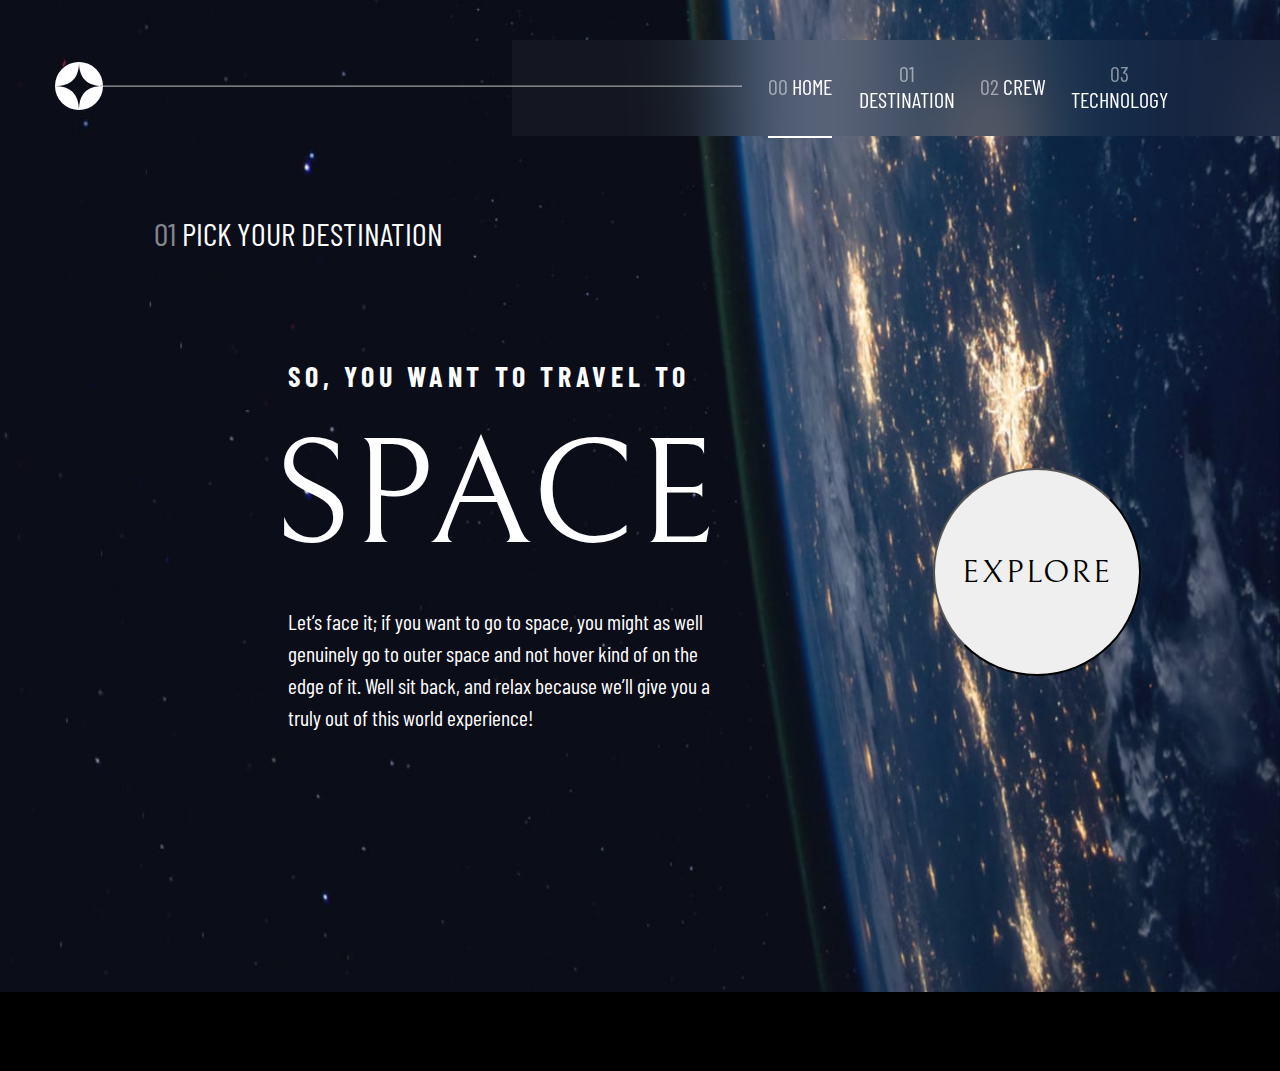
<file: index.html>
<!DOCTYPE html>
<html lang="en">
  <head>
    <meta charset="UTF-8" />
    <meta name="viewport" content="width=device-width, initial-scale=1.0" />

    <link
      rel="icon"
      type="image/png"
      sizes="32x32"
      href="./assets/favicon-32x32.png"
    />
    <link rel="stylesheet" href="style.css" />
    <title>Space tourism website</title>
  </head>
  <body>
    <div class="home-img">
      <img src="./assets/home/background-home-desktop.jpg" alt="" />
    </div>
    <div class="blurbox"></div>
    <div class="container nav">
      <img id="logo" src="./assets/shared/logo.svg" alt="" />
      <hr class="line" />
      <div class="1">
        <a href="#" class="navLinks home"><span class="tab-num">00</span> Home</a>
      </div>
      <div class="2">
        <a href="#" class="navLinks dest"
          ><span class="tab-num">01</span> Destination</a
        >
      </div>
      <div class="3">
        <a href="#" class="navLinks crew"><span class="tab-num">02</span> Crew</a>
      </div>
      <div class="4">
        <a href="#" class="navLinks tech"
          ><span class="tab-num">03 </span> Technology</a
        >
      </div>
    </div>
    <div class="homepage">
      <div class="container-2">
        <div class="hero-text">
          <h1>So, you want to travel to</h1>
          <span class="space">Space</span>
          <p>
            Let’s face it; if you want to go to space, you might as well <br />
            genuinely go to outer space and not hover kind of on the <br />
            edge of it. Well sit back, and relax because we’ll give you a <br />
            truly out of this world experience!
          </p>
        </div>
        <button class="exploreBtn borderbtn"><h1>Explore</h1></button>
      </div>
    </div>
    <div class="planet">
      <img
        class="planet-bg"
        src="./assets/destination/background-destination-desktop.jpg"
        alt=""
      />
      <div class="planet">
        <div class="head">
          <h1 class="headline"><span class="tab-num">01 </span>pick your destination</h1>
        </div>

      <div class="planets">
        <a href="#" class="planet-name moon">moon</a>
        <a href="#" class="planet-name mars">mars</a>
        <a href="#" class="planet-name europa">europa</a>
        <a href="#" class="planet-name titan">titan</a>
      </div>
      <div class="container-destination">
        <img class="planet-img" src="./assets/destination/image-moon.webp" alt="" />
        <div class="planet-section">
          <h1 class="planet-title">moon</h1>
          <p class="planet-description">
            See our planet as you’ve never seen it before. A perfect relaxing
            trip away to help regain perspective and come back refreshed. While
            you’re there, take in some history by visiting the Luna 2 and Apollo
            11 landing sites.
          </p>
          <hr class="planet-line" />
          <div class="distance-time">
            <div>
              <h3>avg. distance</h4>
                <h2 class="distance">384,400km</h2>
            </div>
            <div>
              <h3>est. travel time</h3>
              <h2 class="time">3 days</h2>
            </div>
          </div>
        </div>
      </div>
    </div>
    <div class="show-crew">
      <img class="crewBg" src="./assets/crew/background-crew-desktop.jpg" alt="">
      <div class="crew-container">
        <div>
          <h1 class="headline-crew"><span class="tab-num">02 </span>meet your crew</h1>
          <div class="crew-content">
            <h2>Commander</h2>
            <h1>Douglas Hurley</h1> 
            <p>
              Douglas Gerald Hurley is an American engineer, former Marine
              Corps pilot and former NASA astronaut. He launched into space for the third
              time as commander of Crew Dragon Demo-2.
            </p>
          </div>
          <div class="btns btn-container">
            <button class="crew-btn btn-1"></button>
            <button class="crew-btn btn-2"></button>
            <button class="crew-btn btn-3"></button>
            <button class="crew-btn btn-4"></button>
          </div>
        </div>
        <div class="crew-img">
          <img src="./assets/crew/image-douglas-hurley.png" alt="">
        </div>
      </div>
    </div>
    <div class="show-tech">
      <h1 class="headline-tech">
        <span class="tab-num">03 </span>space launch 101
      </h1>
  
      <div class="space-tab">
        <button class="space-btn btn-1">1</button>
        <button class="space-btn btn-2">2</button>
        <button class="space-btn btn-3">3</button>
      </div>
      <div class="spaceBg">
        <img src="./assets/technology/background-technology-desktop.jpg" alt="" />
      </div>
      <div class="tech-container">
        <div class="tech-content"> 
          <h3>The terminology...</h3>
          <h1>Launch vehicle</h1>
          <p>
            A launch vehicle or carrier rocket is a rocket-propelled vehicle used
            to carry a payload from Earth's surface to space, usually to Earth
            orbit or beyond. Our WEB-X carrier rocket is the most powerful in
            operation. Standing 150 metres tall, it's quite an awe-inspiring sight
            on the launch pad!
          </p>
        </div>
        <div class="space-img insert">
          <img
            src="./assets/technology/image-launch-vehicle-portrait.jpg"
            alt=""
          />
        </div>
      </div>
    </div>
    
    <script type="module" src="script.js"></script> 
  </body>
</html>
</file>
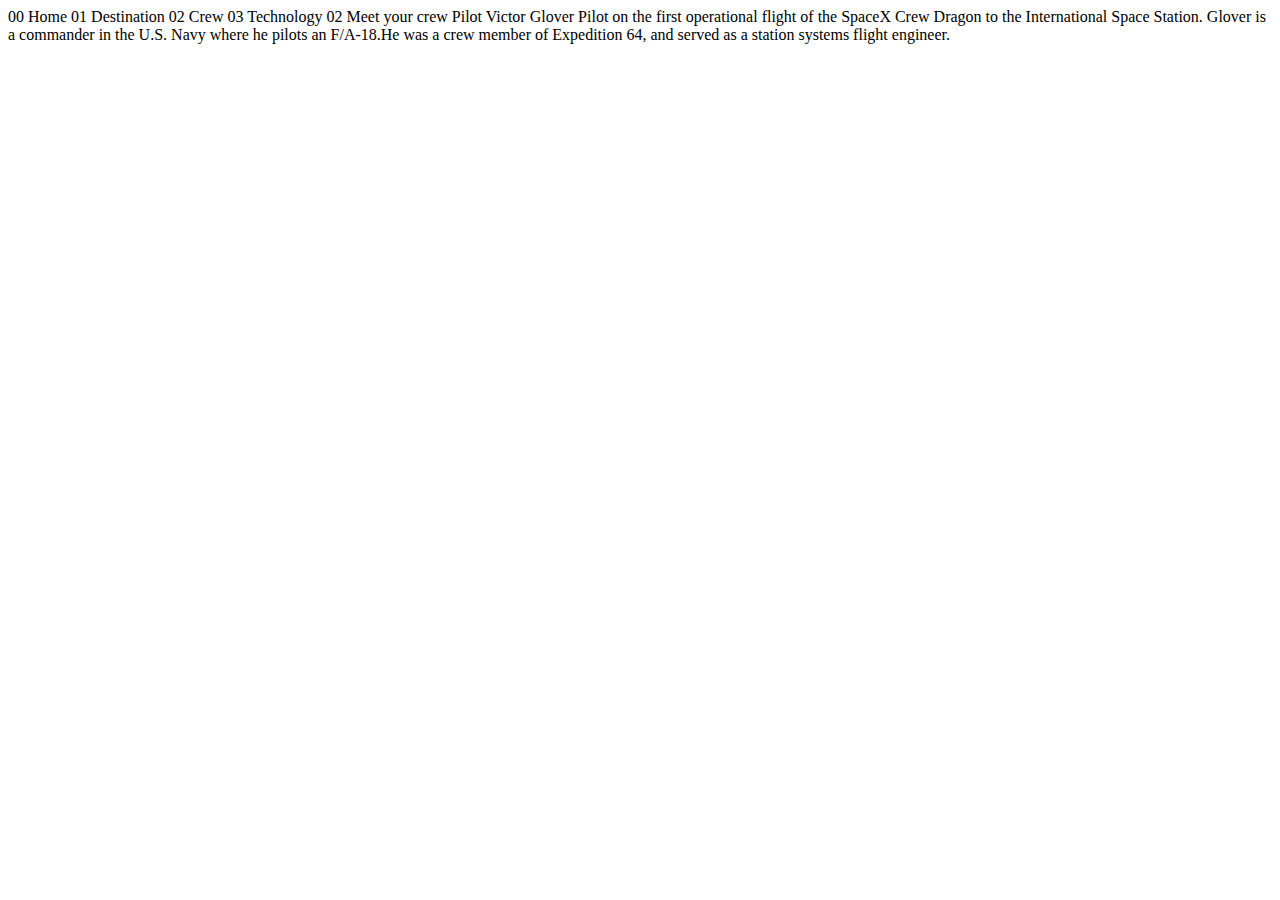
<file: crew-pilot.html>
<!DOCTYPE html>
<html lang="en">
<head>
  <meta charset="UTF-8">
  <meta name="viewport" content="width=device-width, initial-scale=1.0">

  <link rel="icon" type="image/png" sizes="32x32" href="./assets/favicon-32x32.png">
  
  <title>Frontend Mentor | Space tourism website</title>
</head>
<body>

  00 Home
  01 Destination
  02 Crew
  03 Technology

  02 Meet your crew

  Pilot
  Victor Glover

  Pilot on the first operational flight of the SpaceX Crew Dragon to the 
  International Space Station. Glover is a commander in the U.S. Navy where 
  he pilots an F/A-18.He was a crew member of Expedition 64, and served as a 
  station systems flight engineer. 
</body>
</html>
</file>
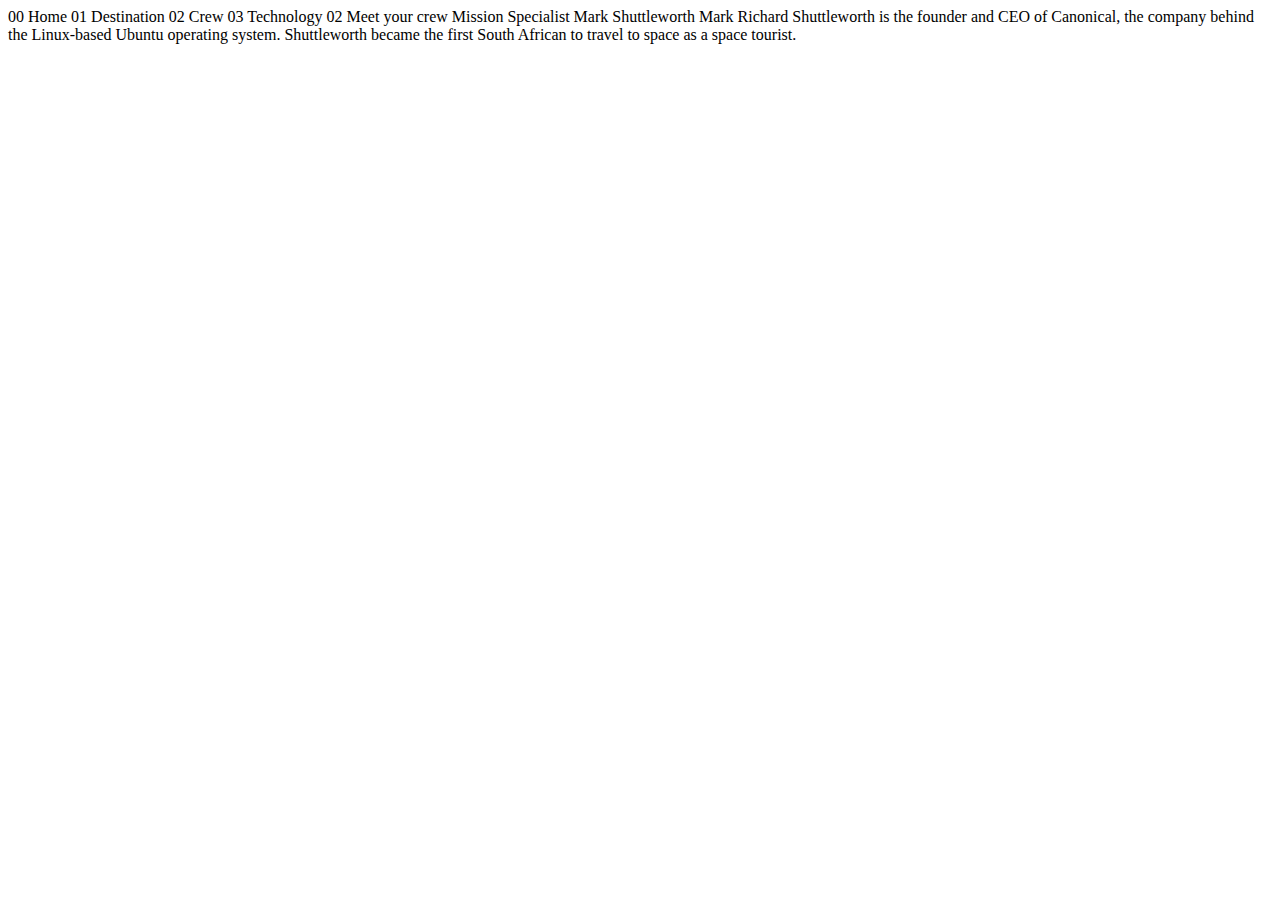
<file: crew-specialist.html>
<!DOCTYPE html>
<html lang="en">
<head>
  <meta charset="UTF-8">
  <meta name="viewport" content="width=device-width, initial-scale=1.0">

  <link rel="icon" type="image/png" sizes="32x32" href="./assets/favicon-32x32.png">
  
  <title>Frontend Mentor | Space tourism website</title>
</head>
<body>

  00 Home
  01 Destination
  02 Crew
  03 Technology

  02 Meet your crew

  Mission Specialist
  Mark Shuttleworth

  Mark Richard Shuttleworth is the founder and CEO of Canonical, the company behind 
  the Linux-based Ubuntu operating system. Shuttleworth became the first South 
  African to travel to space as a space tourist.
</body>
</html>
</file>
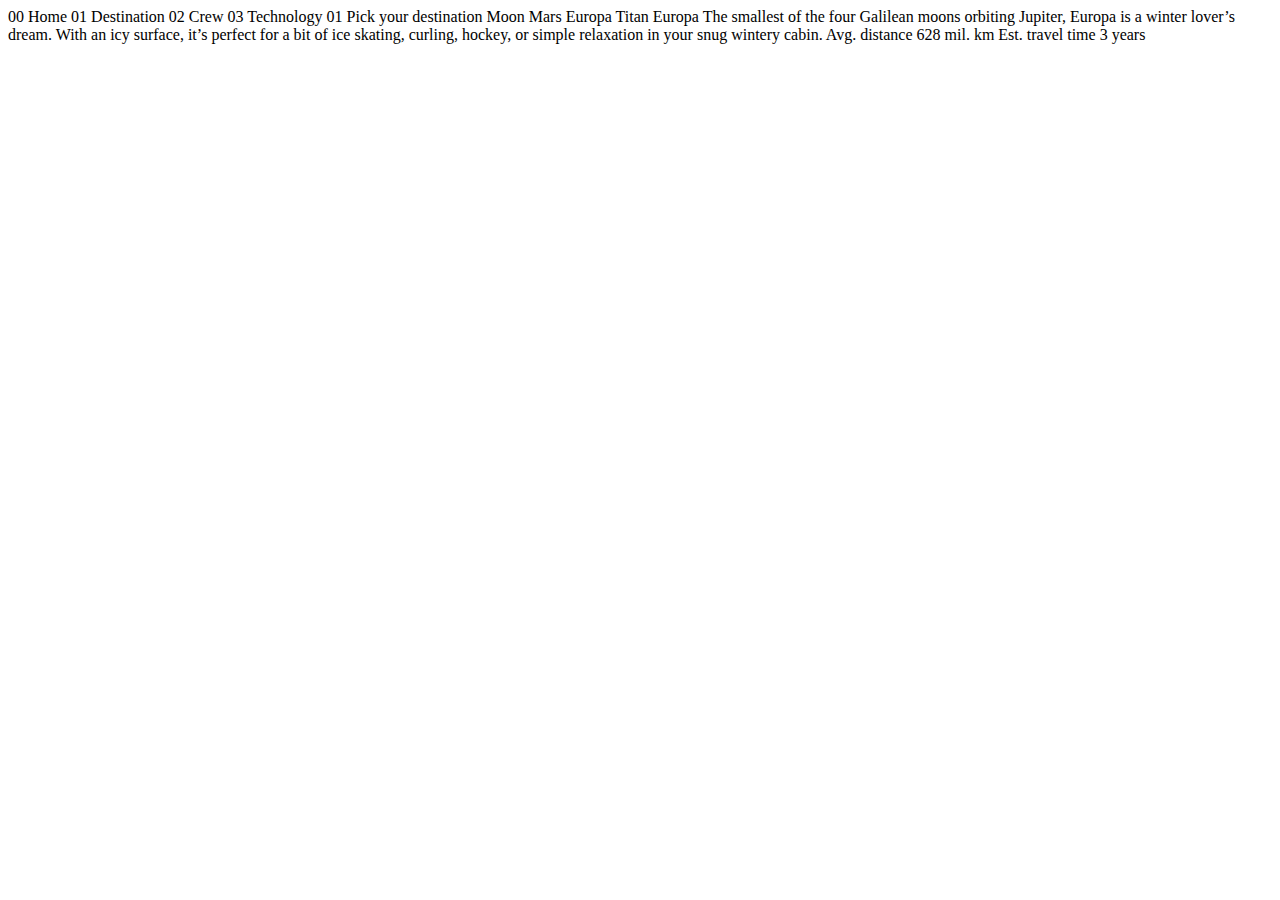
<file: destination-europa.html>
<!DOCTYPE html>
<html lang="en">
<head>
  <meta charset="UTF-8">
  <meta name="viewport" content="width=device-width, initial-scale=1.0">

  <link rel="icon" type="image/png" sizes="32x32" href="./assets/favicon-32x32.png">
  
  <title>Frontend Mentor | Space tourism website</title>
</head>
<body>

  00 Home
  01 Destination
  02 Crew
  03 Technology

  01 Pick your destination

  Moon
  Mars
  Europa
  Titan

  Europa

  The smallest of the four Galilean moons orbiting Jupiter, Europa is a 
  winter lover’s dream. With an icy surface, it’s perfect for a bit of 
  ice skating, curling, hockey, or simple relaxation in your snug 
  wintery cabin.

  Avg. distance
  628 mil. km

  Est. travel time
  3 years
</body>
</html>
</file>
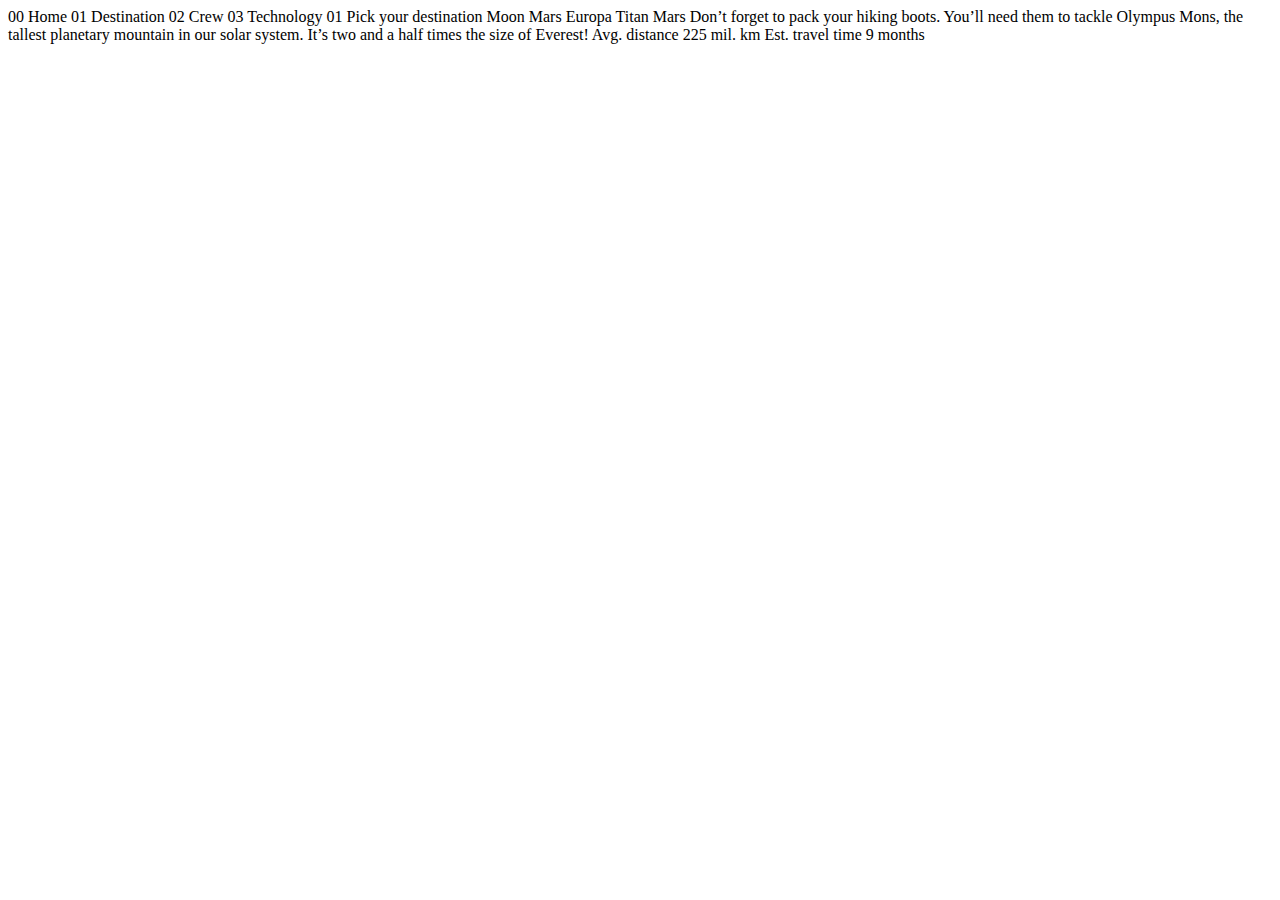
<file: destination-mars.html>
<!DOCTYPE html>
<html lang="en">
<head>
  <meta charset="UTF-8">
  <meta name="viewport" content="width=device-width, initial-scale=1.0">

  <link rel="icon" type="image/png" sizes="32x32" href="./assets/favicon-32x32.png">
  
  <title>Frontend Mentor | Space tourism website</title>
</head>
<body>

  00 Home
  01 Destination
  02 Crew
  03 Technology

  01 Pick your destination

  Moon
  Mars
  Europa
  Titan

  Mars

  Don’t forget to pack your hiking boots. You’ll need them to tackle Olympus Mons, 
  the tallest planetary mountain in our solar system. It’s two and a half times 
  the size of Everest!

  Avg. distance
  225 mil. km

  Est. travel time
  9 months
</body>
</html>
</file>
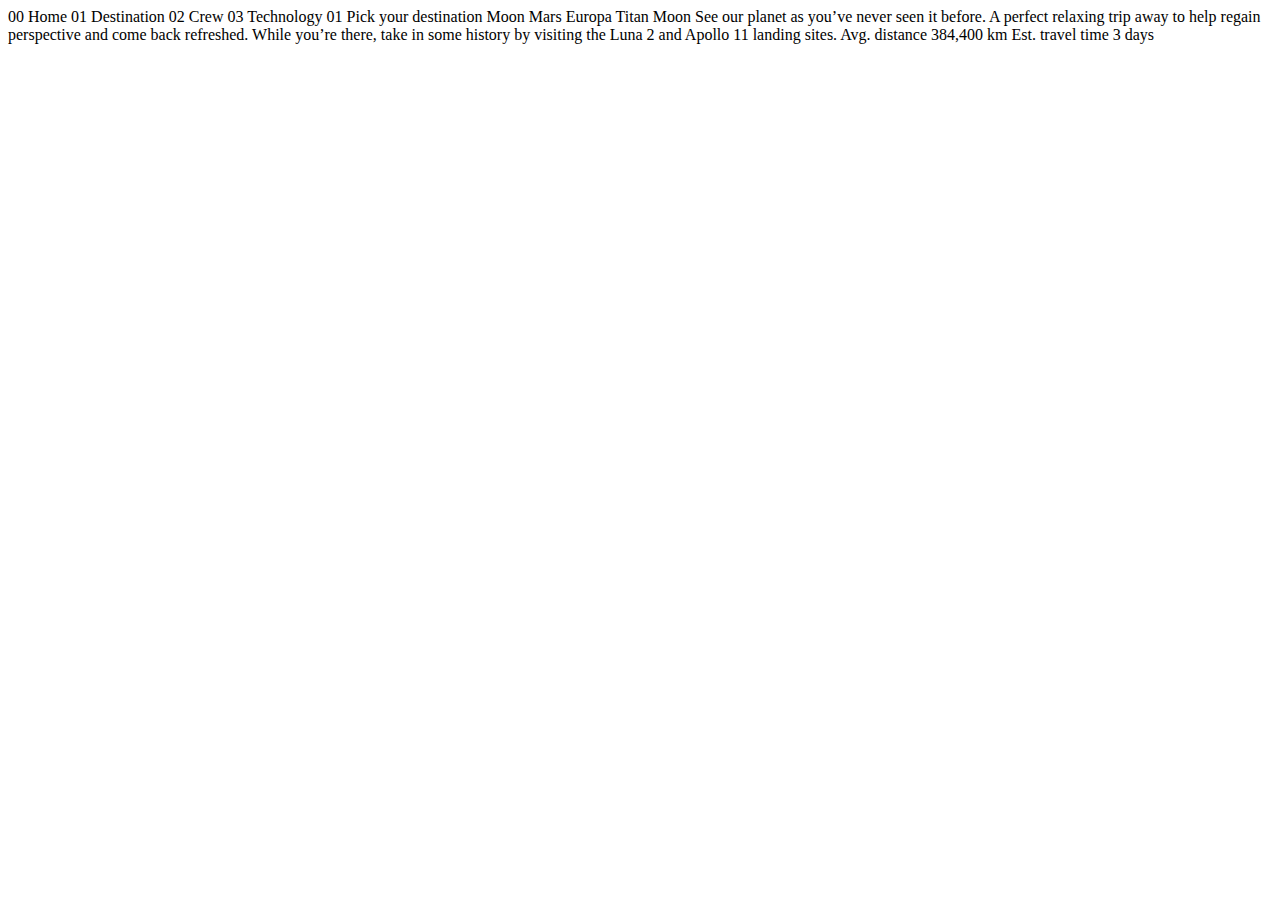
<file: destination-moon.html>
<!DOCTYPE html>
<html lang="en">
<head>
  <meta charset="UTF-8">
  <meta name="viewport" content="width=device-width, initial-scale=1.0">

  <link rel="icon" type="image/png" sizes="32x32" href="./assets/favicon-32x32.png">
  
  <title>Frontend Mentor | Space tourism website</title>
</head>
<body>

  00 Home
  01 Destination
  02 Crew
  03 Technology

  01 Pick your destination

  Moon
  Mars
  Europa
  Titan

  Moon

  See our planet as you’ve never seen it before. A perfect relaxing trip away to help 
  regain perspective and come back refreshed. While you’re there, take in some history 
  by visiting the Luna 2 and Apollo 11 landing sites.

  Avg. distance
  384,400 km

  Est. travel time
  3 days
</body>
</html>
</file>
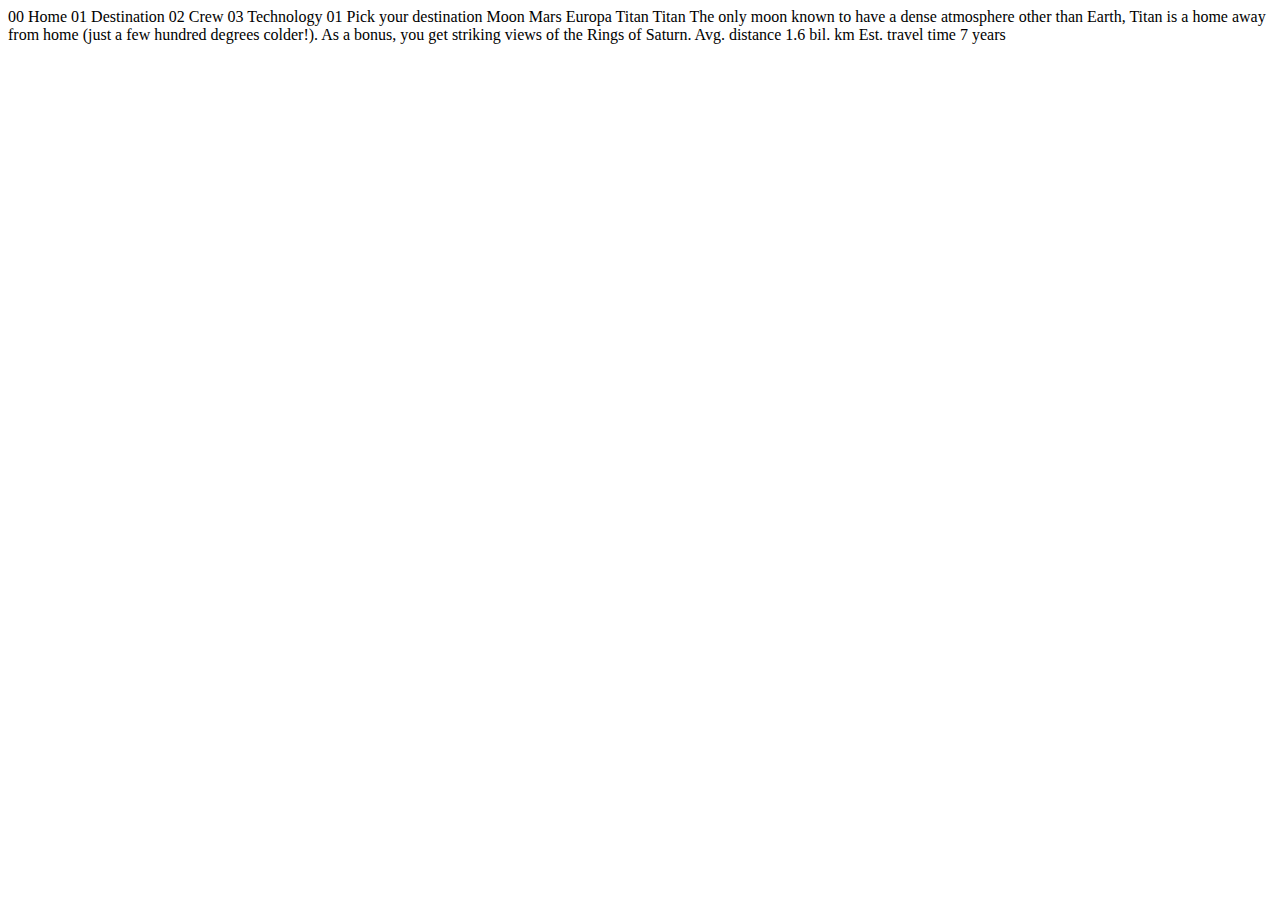
<file: destination-titan.html>
<!DOCTYPE html>
<html lang="en">
<head>
  <meta charset="UTF-8">
  <meta name="viewport" content="width=device-width, initial-scale=1.0">

  <link rel="icon" type="image/png" sizes="32x32" href="./assets/favicon-32x32.png">
  
  <title>Frontend Mentor | Space tourism website</title>
</head>
<body>

  00 Home
  01 Destination
  02 Crew
  03 Technology

  01 Pick your destination

  Moon
  Mars
  Europa
  Titan

  Titan

  The only moon known to have a dense atmosphere other than Earth, Titan 
  is a home away from home (just a few hundred degrees colder!). As a 
  bonus, you get striking views of the Rings of Saturn.

  Avg. distance
  1.6 bil. km

  Est. travel time
  7 years
</body>
</html>
</file>
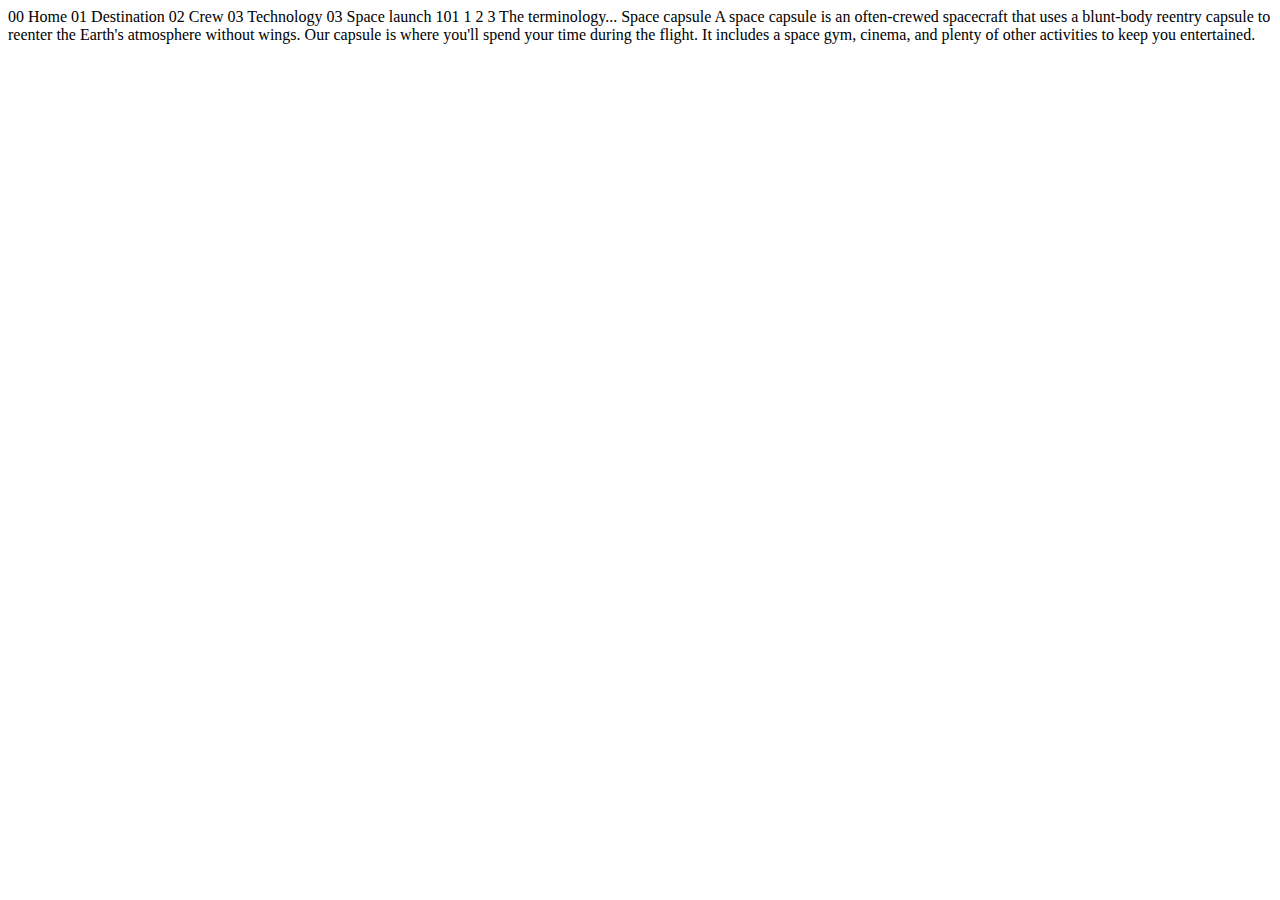
<file: technology-capsule.html>
<!DOCTYPE html>
<html lang="en">
<head>
  <meta charset="UTF-8">
  <meta name="viewport" content="width=device-width, initial-scale=1.0">

  <link rel="icon" type="image/png" sizes="32x32" href="./assets/favicon-32x32.png">
  
  <title>Frontend Mentor | Space tourism website</title>
</head>
<body>

  00 Home
  01 Destination
  02 Crew
  03 Technology

  03 Space launch 101

  1
  2
  3

  The terminology...
  Space capsule

  A space capsule is an often-crewed spacecraft that uses a blunt-body reentry 
  capsule to reenter the Earth's atmosphere without wings. Our capsule is where 
  you'll spend your time during the flight. It includes a space gym, cinema, 
  and plenty of other activities to keep you entertained.
</body>
</html>
</file>
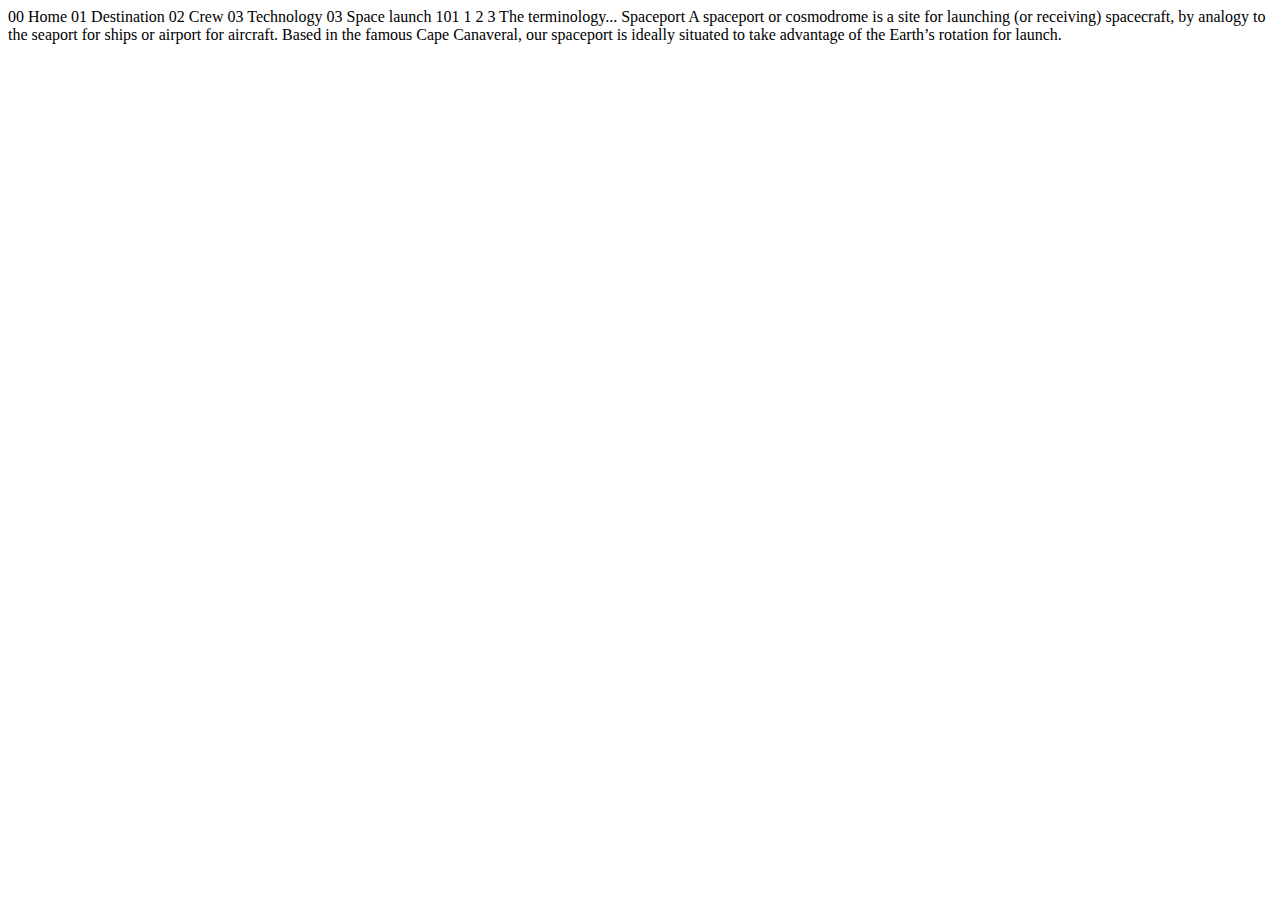
<file: technology-spaceport.html>
<!DOCTYPE html>
<html lang="en">
<head>
  <meta charset="UTF-8">
  <meta name="viewport" content="width=device-width, initial-scale=1.0">

  <link rel="icon" type="image/png" sizes="32x32" href="./assets/favicon-32x32.png">
  
  <title>Frontend Mentor | Space tourism website</title>
</head>
<body>

  00 Home
  01 Destination
  02 Crew
  03 Technology

  03 Space launch 101

  1
  2
  3

  The terminology...
  Spaceport

  A spaceport or cosmodrome is a site for launching (or receiving) spacecraft, 
  by analogy to the seaport for ships or airport for aircraft. Based in the 
  famous Cape Canaveral, our spaceport is ideally situated to take advantage 
  of the Earth’s rotation for launch.
</body>
</html>
</file>
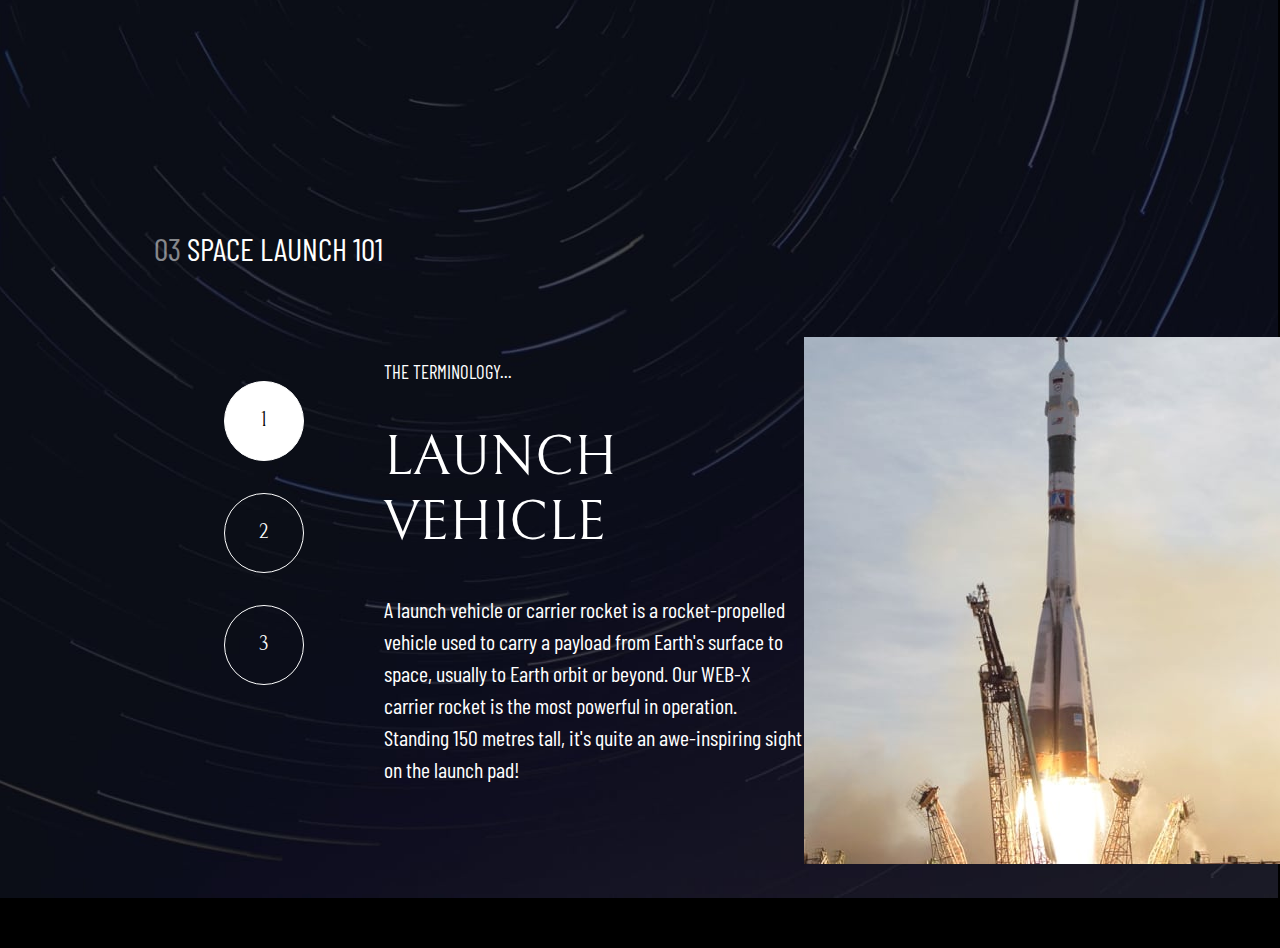
<file: technology-vehicle.html>
<!DOCTYPE html>
<html lang="en">
  <head>
    <meta charset="UTF-8" />
    <meta name="viewport" content="width=device-width, initial-scale=1.0" />

    <link
      rel="icon"
      type="image/png"
      sizes="32x32"
      href="./assets/favicon-32x32.png"
    />
    <link rel="stylesheet" href="style.css" />
    <title>Frontend Mentor | Space tourism website</title>
  </head>
  <body>
    <h1 class="headline-tech">
      <span class="tab-num">03 </span>space launch 101
    </h1>

    <div class="space-tab">
      <button class="space-btn btn-1">1</button>
      <button class="space-btn btn-2">2</button>
      <button class="space-btn btn-3">3</button>
    </div>
    <div class="spaceBg">
      <img src="/assets/technology/background-technology-desktop.jpg" alt="" />
    </div>
    <div class="tech-container">
      <div class="tech-content"> 
        <h3>The terminology...</h3>
        <h1>Launch vehicle</h1>
        <p>
          A launch vehicle or carrier rocket is a rocket-propelled vehicle used
          to carry a payload from Earth's surface to space, usually to Earth
          orbit or beyond. Our WEB-X carrier rocket is the most powerful in
          operation. Standing 150 metres tall, it's quite an awe-inspiring sight
          on the launch pad!
        </p>
      </div>
      <div class="space-img">
        <img
          src="/assets/technology/image-launch-vehicle-portrait.jpg"
          alt=""
        />
      </div>
    </div>
  </body>
</html>
</file>
<file: style.css>
@import url('https://fonts.googleapis.com/css2?family=Bellefair&display=swap');
@import url('https://fonts.googleapis.com/css2?family=Barlow+Condensed&family=Bellefair&display=swap');

:root {
  /* Colors */
  --bg-color: #0b0d17;
  --text-color: #ffffff;
  --color-2: #d0d6f9;
  /* Typography */
  --font-family-1: 'Bellefair', serif;
  --font-family-2: 'Barlow Condensed', sans-serif;
}

body {
  background-color: black;
  box-sizing: border-box;
  margin: 0px;
  padding: 0px;
  min-height: 100vh;
  overflow: hidden;
}
.homepage {
  /* display: none; */
}
.home-img img {
  width: 100%;
  height: 62rem;
  /* display: none; */
}
.container {
  position: absolute;
  top: 60px;
  display: grid;
  grid-template-columns: repeat(6, 1fr);
  /* grid-auto-rows: auto; */
  grid-gap: 1em;
  align-items: center;
  text-align: center;
  font-family: var(--font-family-2);
  right: 7rem;
  z-index: 1;
}
.line {
  width: 40rem;
  opacity: 50%;
  z-index: 1;
}
#logo {
  position: relative;
  left: 55px;
  transition: transform 1s ease-in-out;
  z-index: 1;
}
#logo:hover {
  transform: rotate(360deg);
}

.blurbox {
  position: absolute;
  width: 60%;
  height: 96px;
  right: 0px;
  top: 40px;
  background: rgba(255, 255, 255, 0.04);
  backdrop-filter: blur(40.7742px);
  z-index: 1;
}
.navLinks {
  text-decoration: none;
  color: var(--text-color);
  font-size: 22px;
  text-transform: uppercase;
  padding-bottom: 2.3rem;
  border-bottom: 4px solid transparent;
  transition: border-bottom 0.5s ease-in-out;
}

.navLinks:hover {
  border-bottom: 2px solid var(--text-color);
}
.container-2 {
  display: grid;
  grid-template-columns: repeat(2, 1fr);
  /* grid-auto-rows: auto; */
  gap: 35rem;
  position: absolute;
  top: 340px;
  margin-left: 10rem;
  color: var(--text-color);
  left: 10%;
  cursor: context-menu;
}
.hero-text h1 {
  font-family: var(--font-family-2);
  letter-spacing: 4.75px;
  font-size: 28px;
  text-transform: uppercase;
}
.space {
  font-family: var(--font-family-1);
  font-size: 150px;
  text-transform: uppercase;
  position: relative;
  left: -1rem;
}
.exploreBtn {
  position: absolute;
  right: 15%;
  border-radius: 50%;
  width: 13rem;
  height: 13rem;
  cursor: pointer;
  margin-top: 8rem;
  transition: box-shadow 0.3s ease;
}
.exploreBtn:hover {
  box-shadow: #d0d6f957 0 0 0px 5em;
}
.exploreBtn h1 {
  font-family: var(--font-family-1);
  font-size: 28px;
  text-transform: uppercase;
  font-weight: 400;
  font-size: 32px;
  line-height: 37px;
  letter-spacing: 2px;
}
.hero-text p {
  font-family: var(--font-family-2);
  line-height: 32px;
  font-size: 1.35rem;
}
.tab-num {
  opacity: 0.5;
}

.container-2 {
  position: absolute;
  animation: slideIn2 0.3s ease;
}
@keyframes slideIn2 {
  0% {
    left: 0%;
  }
  100% {
    left: 10%;
  }
}

.planet-bg {
  width: 100%;
  height: 62rem;
  display: none;
  position: relative;
  animation: slideIn 0.3s ease;
}
@keyframes slideIn {
  0% {
    left: 100%;
  }
  100% {
    left: 0%;
  }
}
.container-destination {
  display: none;
  grid-template-columns: repeat(2, 1fr);
  margin-left: 20%;
  position: relative;
  bottom: 48rem;
  color: var(--text-color);
}
.planets {
  font-family: var(--font-family-2);
  position: absolute;
  left: 60%;
  bottom: 68%;
  display: flex;
  gap: 2em;
  display: none;
}
.planets a {
  font-size: 1.3rem;
  opacity: 0.9;
}
.headline,
.container-destination h1,
h2,
h3,
a {
  text-transform: uppercase;
}
.container-destination h1,
h2 {
  font-family: var(--font-family-1);
  font-weight: 400;
}
.planet-description {
  word-wrap: break-word;
  width: 25rem;
  font-size: 1.2rem;
  opacity: 0.8;
}
.planet-name {
  font-size: 1rem;
  text-decoration: none;
  color: var(--text-color);
  font-size: 22px;
  text-transform: uppercase;
  padding-bottom: 1rem;
  border-bottom: 2px solid transparent;
  transition: border-bottom 0.5s ease-in-out;
}
.planet-name:hover {
  border-bottom: 2px solid var(--text-color);
}
.tab-border {
  padding-bottom: 2.3rem;
  border-bottom: 2px solid var(--text-color);
}
.mini-tab-border {
  padding-bottom: 1rem;
  border-bottom: 2px solid var(--text-color);
}
.container-destination p {
  margin-top: -3rem;
}
.container-destination a,
h3,
p,
.headline,
.headline h1 {
  font-weight: 400;
  font-family: var(--font-family-2);
  text-decoration: none;
  color: var(--text-color);
  line-height: 2rem;
}
.distance-time {
  display: grid;
  grid-template-columns: repeat(2, 1fr);
  width: 25rem;
}
.planet-title {
  font-size: 6em;
  margin-top: 10px;
}
.planet-img {
  margin-top: 50px;
}
.planet-line {
  width: 60%;
  margin-right: 20rem;
  opacity: 0.3;
}
.distance-time h2 {
  font-size: 1.7rem;
}
.planet-img {
  border-radius: 50%;
  transition: transform 0.5s ease;
}
.planet-img:hover {
  transform: scale(1.3);
}
.head-crew {
  font-family: var(--font-family-2);
  text-transform: uppercase;
  display: none;
}
.headline {
  position: relative;
  bottom: 50rem;
  left: 12%;
  color: var(--text-color);
}
.headline {
  display: block;
  z-index: 2;
}
.planet-section,
.planet-img {
  animation: slideIn 0.3s ease;
  position: relative;
}

.crew-container {
  display: grid;
  grid-template-columns: repeat(2, 1fr);
  position: relative;
  top: 8rem;
  color: var(--text-color);
  gap: 1rem;
  margin-left: 20rem;
  animation: slide 0.3s linear;
}
@keyframes slide {
  0% {
    left: 100%;
  }
  100% {
    left: 0%;
  }
}
.crew-img img {
  position: relative;
  height: 45rem;
  animation: slideIn 0.3s linear;
  top: 1rem;
}
.crew-content p {
  word-wrap: break-word;
  width: 444px;
  color: var(--color-2);
  font-size: 25px;
}
.crewBg {
  width: 100%;
  height: 62rem;
  display: block;
  position: relative;
  animation: slideIn 0.3s linear;
}
.crew-content h2 {
  opacity: 0.7;
  font-size: 30px;
}
.crew-content h1 {
  font-weight: 400;
  text-transform: uppercase;
  font-family: var(--font-family-1);
  font-size: 56px;
}
.crew-content {
  position: absolute;
  top: 10rem;
}
.btns {
  display: flex;
  gap: 1rem;
  position: absolute;
  top: 39rem;
}

.crew-btn:hover {
  background-color: var(--text-color);
}
.crewBtn-effect {
  background-color: var(--text-color);
}
.crew-btn {
  width: 0.82rem;
  height: 0.8rem;
  border-radius: 50%;
  border: none;
  background-color: #979797;
  cursor: pointer;
  transition: background-color 0.3s linear;
}

.crewBg {
  width: 100vw;
  height: 100vh;
  position: absolute;
  top: 0;
}
.show-crew {
  display: none;
}
.headline-crew {
  text-transform: uppercase;
  font-family: var(--font-family-2);
  position: relative;
  right: 5rem;
  font-weight: 400;
  /* display: none; */
}
.btn-1 {
  background-color: var(--text-color);
}
.space-btn {
  position: relative;
  display: flex;
  align-items: center;
  justify-content: center;
  margin-bottom: 2rem;
  width: 80px;
  height: 80px;
  border-radius: 50%;
  border: 1px solid white;
  background: transparent;
  font-family: var(--font-family-1);
  font-size: 20px;
  transition: background-color 0.3s linear;
  cursor: pointer;
  color: white;
  top: 15em;
  left: 14rem;
  z-index: 2;
}
.btn-effect {
  background-color: white;
}
.space-btn:hover {
  background-color: white;
  color: black;
}
.spaceBg img {
  width: 100vw;
  height: 100vh;
  position: absolute;
  margin-left: 14.2rem;
  bottom: 0.1rem;
  right: 0.1rem;
  animation: slide 0.3s linear;
}
.tech-container {
  display: grid;
  grid-template-columns: repeat(2, 1fr);
  position: relative;
  left: 10rem;
  bottom: 5rem;
  animation: slide 0.3s linear;
}
.tech-content {
  margin-left: 14rem;
}
.tech-container p {
  word-wrap: break-word;
  width: 420px;
  font-size: 22px;
}
.tech-container h1 {
  font-family: var(--font-family-1);
  color: var(--text-color);
  text-transform: uppercase;
  font-weight: 400;
  font-size: 3.5rem;
}
.headline-tech {
  color: var(--text-color);
  position: relative;
  /* bottom: 50rem; */
  left: 12%;
  color: var(--text-color);
  font-family: var(--font-family-2);
  text-transform: uppercase;
  font-weight: 400;
  z-index: 2;
  top: 13rem;
}
.btn-1 {
  background-color: var(--text-color);
  color: black;
}
.show-tech {
  display: none;
}
.space-img img {
  animation: slide 0.3s linear;
}
@media screen and (max-width: 119rem) {
  body {
    overflow: scroll;
  }
}
</file>
